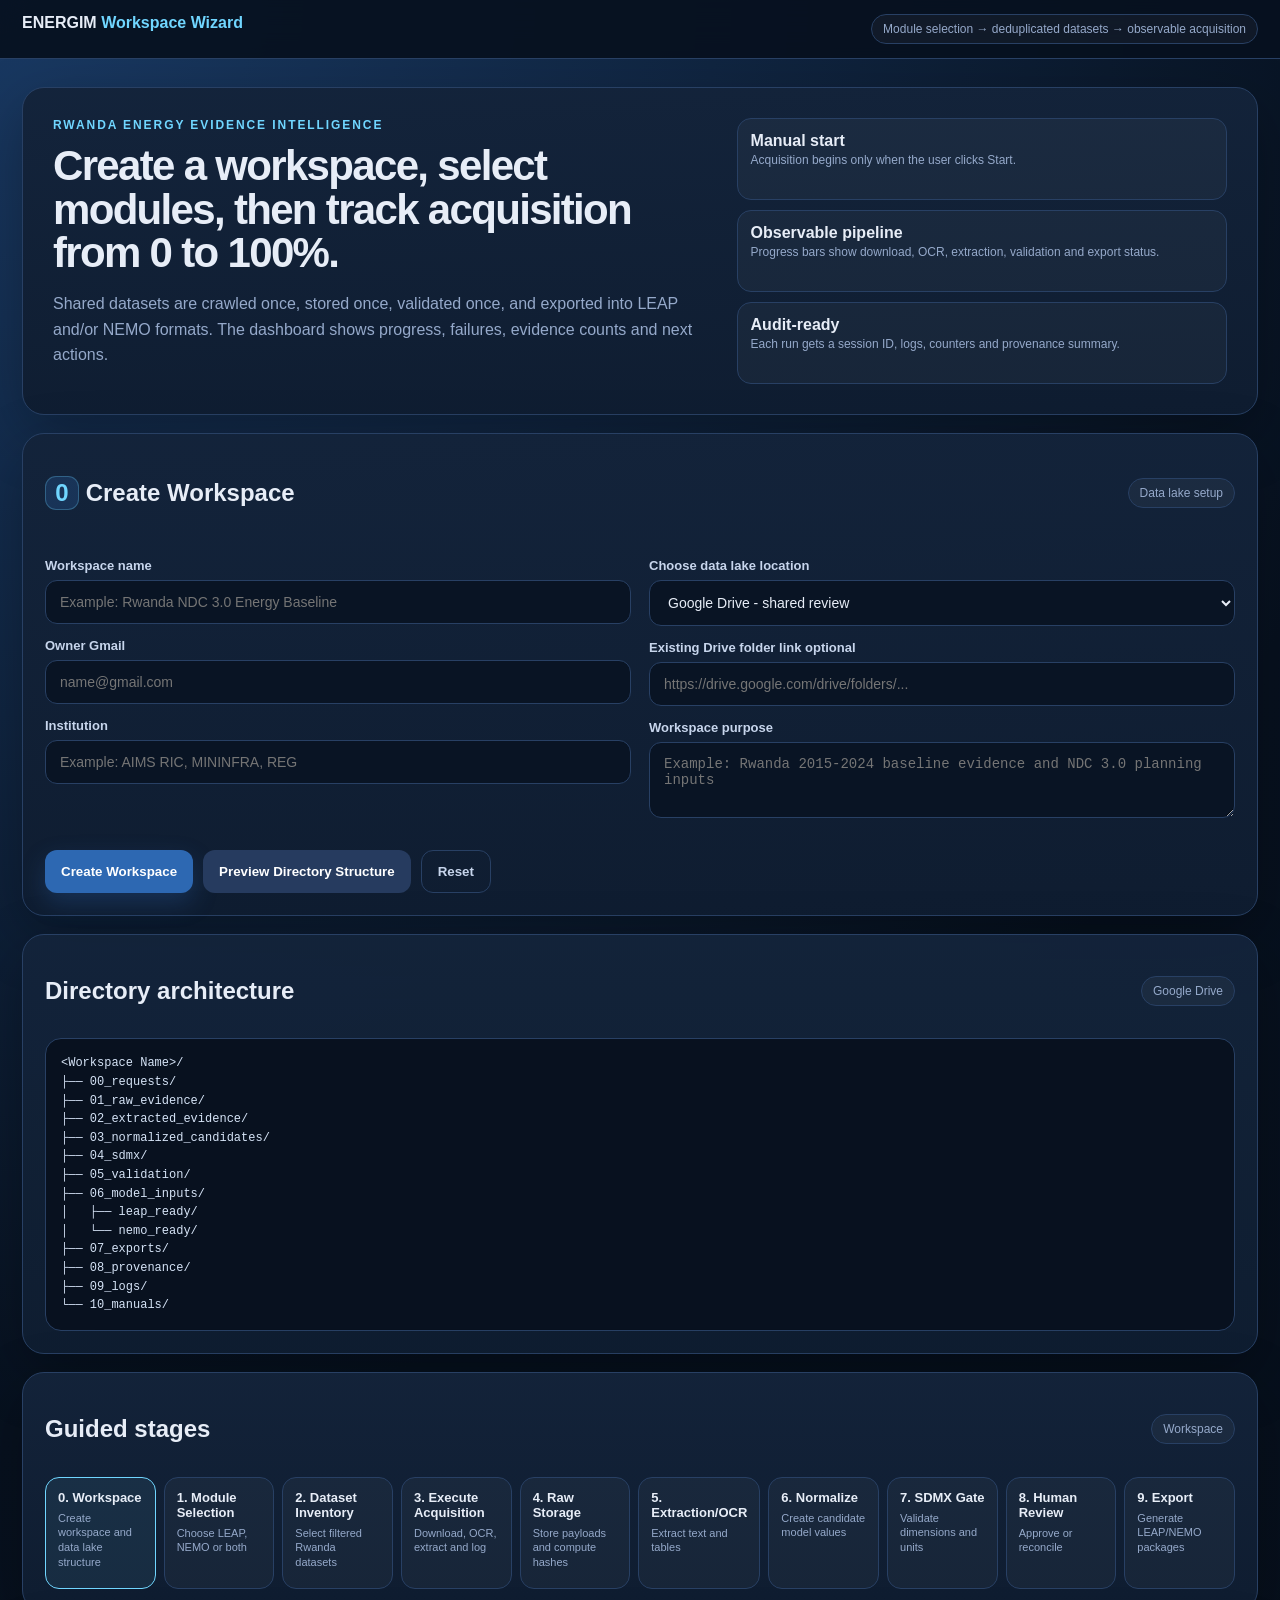
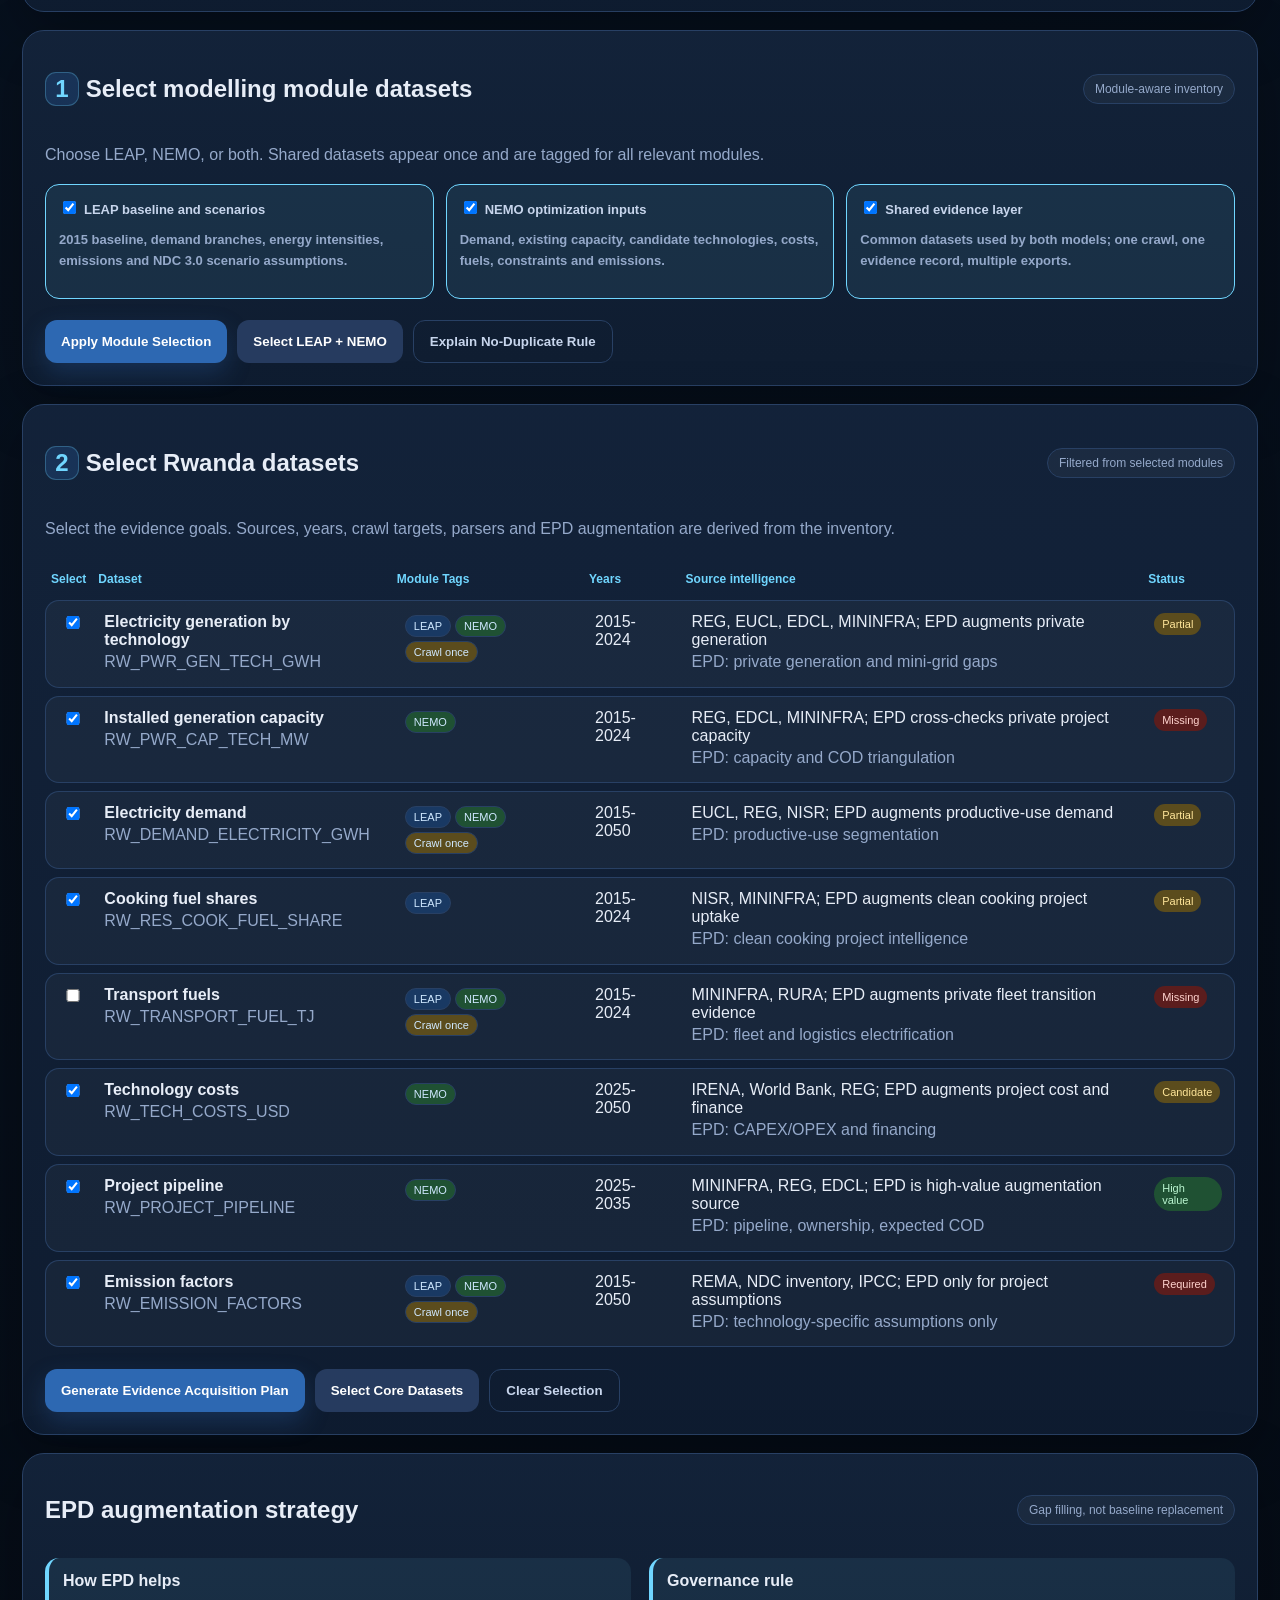
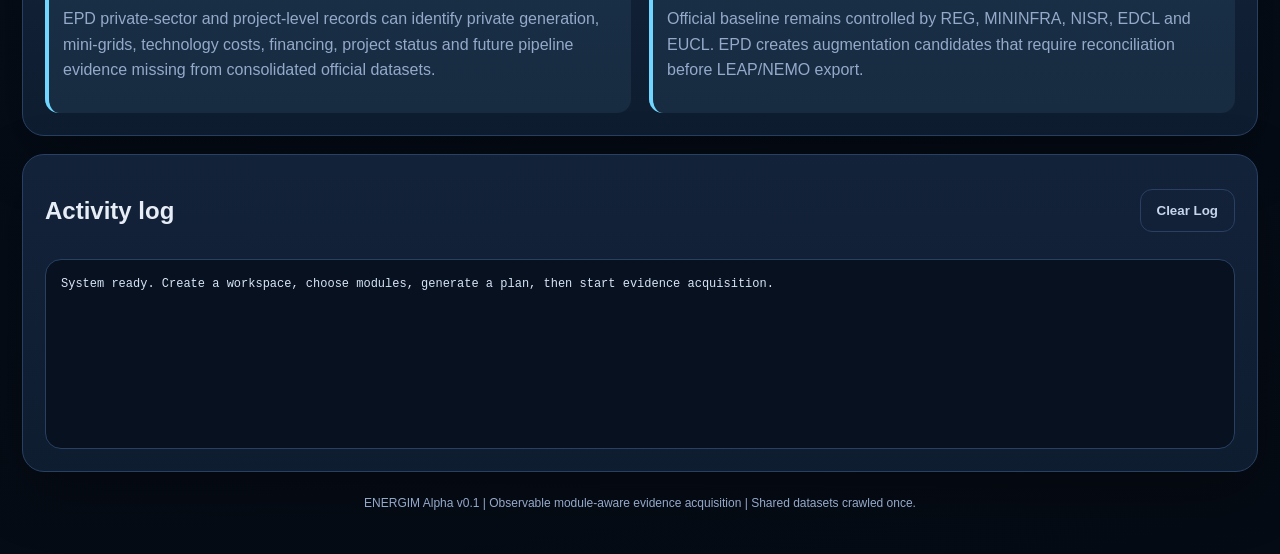
<file: alpha/control-center.html>
<!DOCTYPE html>
<html lang="en">
<head>
<meta charset="UTF-8"><meta name="viewport" content="width=device-width, initial-scale=1.0"><title>ENERGIM Workspace Wizard</title>
<style>
:root{--bg:#07111f;--panel:#102039;--line:#284064;--text:#e7edf7;--muted:#95a9ca;--blue:#2d68b2;--cyan:#70d6ff;--green:#43c47a;--yellow:#f7c948;--red:#ff8a7a}*{box-sizing:border-box}body{margin:0;background:radial-gradient(circle at top left,#193963 0,#07111f 36%,#050b14 100%);color:var(--text);font-family:Inter,Segoe UI,Arial,sans-serif}.top{position:sticky;top:0;z-index:4;background:rgba(7,17,31,.92);border-bottom:1px solid var(--line);backdrop-filter:blur(14px)}.topin{max-width:1280px;margin:auto;padding:14px 22px;display:flex;justify-content:space-between;gap:14px}.brand{font-weight:900}.brand span{color:var(--cyan)}.badge,.pill{display:inline-flex;border:1px solid var(--line);background:rgba(255,255,255,.04);border-radius:999px;padding:7px 11px;color:var(--muted);font-size:12px}.wrap{max-width:1280px;margin:auto;padding:28px 22px 44px}.hero,.card{background:linear-gradient(180deg,rgba(19,35,58,.97),rgba(15,29,49,.97));border:1px solid var(--line);border-radius:22px;box-shadow:0 20px 60px rgba(0,0,0,.28)}.hero{padding:30px;margin-bottom:18px;display:grid;grid-template-columns:1.15fr .85fr;gap:20px}.eyebrow{color:var(--cyan);font-size:12px;text-transform:uppercase;letter-spacing:.16em;font-weight:900}.hero h1{font-size:42px;line-height:1.04;margin:12px 0 14px;letter-spacing:-.04em}.hero p,.small{color:var(--muted);line-height:1.6}.quick{display:grid;gap:10px}.quick div,.metric,.job,.moduleCard{border:1px solid var(--line);background:rgba(255,255,255,.035);border-radius:14px;padding:13px}.quick b{display:block}.quick span{color:var(--muted);font-size:12px}.card{padding:22px;margin-bottom:18px}.title{display:flex;align-items:center;justify-content:space-between;gap:12px;margin-bottom:14px}.stepno{display:inline-grid;place-items:center;width:34px;height:34px;border-radius:11px;background:rgba(45,104,178,.25);border:1px solid rgba(112,214,255,.28);color:var(--cyan);font-weight:900}.grid{display:grid;grid-template-columns:1fr 1fr;gap:18px}.field{margin:14px 0}label{display:block;margin-bottom:7px;color:#c7d5ec;font-size:13px;font-weight:800}input,textarea,select{width:100%;padding:13px 14px;border-radius:12px;border:1px solid var(--line);background:#091424;color:var(--text);outline:none;font-size:14px}button{border:none;border-radius:12px;padding:13px 16px;background:var(--blue);color:white;cursor:pointer;font-weight:900;box-shadow:0 10px 24px rgba(45,104,178,.28)}button:hover{filter:brightness(1.08)}button.secondary{background:#263b5f;box-shadow:none}button.ghost{background:transparent;border:1px solid var(--line);box-shadow:none;color:#c7d5ec}button.danger{background:#7b2d2d}.actions{display:flex;gap:10px;flex-wrap:wrap;margin-top:14px}.notice{border:1px solid rgba(247,201,72,.45);background:rgba(247,201,72,.09);border-radius:16px;padding:14px;color:#ffe69a;font-size:13px;line-height:1.55}.success{border-color:rgba(67,196,122,.45);background:rgba(67,196,122,.09);color:#baf5d0}.moduleGrid{display:grid;grid-template-columns:repeat(3,1fr);gap:12px}.moduleCard{cursor:pointer}.moduleCard.active{border-color:var(--cyan);background:rgba(112,214,255,.09)}.moduleCard input{width:auto;margin-right:8px}.flow{display:grid;grid-template-columns:repeat(10,1fr);gap:8px}.stage{border:1px solid var(--line);background:rgba(255,255,255,.035);border-radius:14px;padding:12px;min-height:112px}.stage.active{border-color:var(--cyan);background:rgba(112,214,255,.08)}.stage.done{border-color:var(--green);background:rgba(67,196,122,.08)}.stage b{display:block;font-size:13px;margin-bottom:6px}.stage p{margin:0;color:var(--muted);font-size:11px;line-height:1.35}.datasetTable{width:100%;border-collapse:separate;border-spacing:0 8px}.datasetTable th{color:var(--cyan);font-size:12px;text-align:left;padding:6px}.datasetTable td{background:rgba(255,255,255,.035);border-top:1px solid var(--line);border-bottom:1px solid var(--line);padding:12px;vertical-align:top}.datasetTable td:first-child{border-left:1px solid var(--line);border-radius:14px 0 0 14px}.datasetTable td:last-child{border-right:1px solid var(--line);border-radius:0 14px 14px 0}.tag{display:inline-block;border:1px solid var(--line);border-radius:999px;padding:4px 8px;margin:2px;font-size:11px;color:#cfe8ff}.tag.leap{background:#193963}.tag.nemo{background:#1f5133}.tag.shared{background:#5b4c1d}.status{font-size:11px;border-radius:99px;padding:5px 8px;display:inline-block}.missing{background:#5b1d1d;color:#ffd3ce}.partial{background:#5b4c1d;color:#ffe69a}.good{background:#1f5133;color:#baf5d0}.epd{border-left:4px solid var(--cyan);background:rgba(112,214,255,.08);border-radius:14px;padding:14px}.log,.tree{white-space:pre-wrap;background:#08111f;border:1px solid var(--line);border-radius:16px;padding:15px;color:#d6e4f7;font-family:Consolas,Menlo,monospace;font-size:12px;line-height:1.55;overflow:auto}.log{min-height:190px}.tree{max-height:310px}.box{display:none}.visible{display:block}.execGrid{display:grid;grid-template-columns:1.5fr .8fr;gap:18px}.job{margin-bottom:12px}.jobHead{display:flex;justify-content:space-between;gap:12px;align-items:center}.bar{height:12px;background:#091424;border:1px solid var(--line);border-radius:99px;overflow:hidden;margin:10px 0}.bar span{display:block;height:100%;width:0;background:linear-gradient(90deg,var(--blue),var(--cyan));transition:width .35s}.stageDots{display:flex;flex-wrap:wrap;gap:6px;margin-top:8px}.dotStage{font-size:11px;border:1px solid var(--line);border-radius:99px;padding:4px 8px;color:var(--muted)}.dotStage.done{background:rgba(67,196,122,.14);color:#baf5d0;border-color:rgba(67,196,122,.45)}.dotStage.active{background:rgba(112,214,255,.13);color:#d7f4ff;border-color:rgba(112,214,255,.45)}.dotStage.fail{background:rgba(255,138,122,.14);color:#ffd3ce;border-color:rgba(255,138,122,.45)}.metrics{display:grid;grid-template-columns:repeat(2,1fr);gap:10px}.metric b{font-size:22px;display:block;color:#fff}.metric span{font-size:12px;color:var(--muted)}.footer{color:var(--muted);font-size:12px;text-align:center;margin-top:24px}@media(max-width:1000px){.hero,.grid,.flow,.moduleGrid,.execGrid{grid-template-columns:1fr}.hero h1{font-size:32px}.topin{align-items:flex-start;flex-direction:column}.actions button{width:100%}.datasetTable,.datasetTable tbody,.datasetTable tr,.datasetTable td,.datasetTable th{display:block}.datasetTable thead{display:none}.datasetTable td{border:1px solid var(--line);border-radius:12px!important;margin-bottom:6px}}
</style>
</head>
<body>
<header class="top"><div class="topin"><div class="brand">ENERGIM <span>Workspace Wizard</span></div><div class="badge">Module selection → deduplicated datasets → observable acquisition</div></div></header>
<main class="wrap">
<section class="hero"><div><div class="eyebrow">Rwanda energy evidence intelligence</div><h1>Create a workspace, select modules, then track acquisition from 0 to 100%.</h1><p>Shared datasets are crawled once, stored once, validated once, and exported into LEAP and/or NEMO formats. The dashboard shows progress, failures, evidence counts and next actions.</p></div><div class="quick"><div><b>Manual start</b><span>Acquisition begins only when the user clicks Start.</span></div><div><b>Observable pipeline</b><span>Progress bars show download, OCR, extraction, validation and export status.</span></div><div><b>Audit-ready</b><span>Each run gets a session ID, logs, counters and provenance summary.</span></div></div></section>
<section class="card"><div class="title"><h2><span class="stepno">0</span> Create Workspace</h2><span class="pill">Data lake setup</span></div><div class="grid"><div><div class="field"><label>Workspace name</label><input id="workspace" placeholder="Example: Rwanda NDC 3.0 Energy Baseline"></div><div class="field"><label>Owner Gmail</label><input id="email" placeholder="name@gmail.com"></div><div class="field"><label>Institution</label><input id="institution" placeholder="Example: AIMS RIC, MININFRA, REG"></div></div><div><div class="field"><label>Choose data lake location</label><select id="lake" onchange="previewLake()"><option value="drive">Google Drive - shared review</option><option value="local">Local Machine - technical processing</option><option value="both">Both Drive and Local - recommended</option></select></div><div class="field"><label>Existing Drive folder link <span class="hint">optional</span></label><input id="drive" placeholder="https://drive.google.com/drive/folders/..."></div><div class="field"><label>Workspace purpose</label><textarea id="desc" rows="3" placeholder="Example: Rwanda 2015-2024 baseline evidence and NDC 3.0 planning inputs"></textarea></div></div></div><div class="actions"><button onclick="createWorkspace()">Create Workspace</button><button class="secondary" onclick="previewLake()">Preview Directory Structure</button><button class="ghost" onclick="resetAll()">Reset</button></div><div id="workspaceReady" class="notice success box"></div></section>
<section class="card"><div class="title"><h2>Directory architecture</h2><span class="pill" id="lakeLabel">Google Drive</span></div><div id="tree" class="tree"></div></section>
<section class="card"><div class="title"><h2>Guided stages</h2><span class="pill" id="stageLabel">Workspace setup pending</span></div><div class="flow" id="flow"></div></section>
<section class="card"><div class="title"><h2><span class="stepno">1</span> Select modelling module datasets</h2><span class="pill">Module-aware inventory</span></div><p class="small">Choose LEAP, NEMO, or both. Shared datasets appear once and are tagged for all relevant modules.</p><div class="moduleGrid"><label class="moduleCard active" id="card-leap"><input type="checkbox" id="modLeap" checked onchange="toggleModule()"><b>LEAP baseline and scenarios</b><p class="small">2015 baseline, demand branches, energy intensities, emissions and NDC 3.0 scenario assumptions.</p></label><label class="moduleCard active" id="card-nemo"><input type="checkbox" id="modNemo" checked onchange="toggleModule()"><b>NEMO optimization inputs</b><p class="small">Demand, existing capacity, candidate technologies, costs, fuels, constraints and emissions.</p></label><label class="moduleCard active" id="card-shared"><input type="checkbox" id="modShared" checked onchange="toggleModule()"><b>Shared evidence layer</b><p class="small">Common datasets used by both models; one crawl, one evidence record, multiple exports.</p></label></div><div class="actions"><button onclick="applyModuleSelection()">Apply Module Selection</button><button class="secondary" onclick="selectBothModules()">Select LEAP + NEMO</button><button class="ghost" onclick="showDeduplicationLogic()">Explain No-Duplicate Rule</button></div><div id="moduleBox" class="notice success box"></div></section>
<section class="card" id="inventoryStage"><div class="title"><h2><span class="stepno">2</span> Select Rwanda datasets</h2><span class="pill">Filtered from selected modules</span></div><p class="small">Select the evidence goals. Sources, years, crawl targets, parsers and EPD augmentation are derived from the inventory.</p><table class="datasetTable"><thead><tr><th>Select</th><th>Dataset</th><th>Module Tags</th><th>Years</th><th>Source intelligence</th><th>Status</th></tr></thead><tbody id="datasetRows"></tbody></table><div class="actions"><button onclick="generatePlan()">Generate Evidence Acquisition Plan</button><button class="secondary" onclick="selectCore()">Select Core Datasets</button><button class="ghost" onclick="clearSelections()">Clear Selection</button></div><div id="planBox" class="notice success box"></div></section>
<section class="card box" id="executionCenter"><div class="title"><h2><span class="stepno">3</span> Evidence Acquisition Execution Center</h2><span class="pill" id="sessionPill">No session yet</span></div><p class="small">This dashboard shows run visibility: per-dataset progress, stages, counters, failures and retry controls. In GitHub Pages it simulates the status object that the Windows workstation and Apps Script backend should write during real runs.</p><div class="actions"><button onclick="startAcquisition()">Start Evidence Acquisition</button><button class="secondary" onclick="pauseAcquisition()">Pause</button><button class="secondary" onclick="resumeAcquisition()">Resume</button><button class="danger" onclick="retryFailedJobs()">Retry Failed Jobs</button></div><div class="execGrid"><div><h3>Dataset jobs</h3><div id="jobs"></div></div><div><h3>Output counters</h3><div class="metrics"><div class="metric"><b id="mPdf">0</b><span>PDFs stored</span></div><div class="metric"><b id="mHtml">0</b><span>HTML pages</span></div><div class="metric"><b id="mOcr">0</b><span>OCR docs</span></div><div class="metric"><b id="mTables">0</b><span>Tables extracted</span></div><div class="metric"><b id="mNorm">0</b><span>Normalized candidates</span></div><div class="metric"><b id="mValid">0</b><span>SDMX candidates</span></div></div><div class="notice" style="margin-top:14px">Real crawler output should populate raw evidence, extracted text/tables, normalized candidates, SDMX reports and run provenance. Unvalidated exports remain blocked.</div></div></div></section>
<section class="card"><div class="title"><h2>EPD augmentation strategy</h2><span class="pill">Gap filling, not baseline replacement</span></div><div class="grid"><div class="epd"><b>How EPD helps</b><p class="small">EPD private-sector and project-level records can identify private generation, mini-grids, technology costs, financing, project status and future pipeline evidence missing from consolidated official datasets.</p></div><div class="epd"><b>Governance rule</b><p class="small">Official baseline remains controlled by REG, MININFRA, NISR, EDCL and EUCL. EPD creates augmentation candidates that require reconciliation before LEAP/NEMO export.</p></div></div></section>
<section class="card"><div class="title"><h2>Activity log</h2><button class="ghost" onclick="clearLog()">Clear Log</button></div><div id="log" class="log">System ready. Create a workspace, choose modules, generate a plan, then start evidence acquisition.</div></section>
<div class="footer">ENERGIM Alpha v0.1 | Observable module-aware evidence acquisition | Shared datasets crawled once.</div>
</main>
<script>
const stages=[['Workspace','Create workspace and data lake structure'],['Module Selection','Choose LEAP, NEMO or both'],['Dataset Inventory','Select filtered Rwanda datasets'],['Execute Acquisition','Download, OCR, extract and log'],['Raw Storage','Store payloads and compute hashes'],['Extraction/OCR','Extract text and tables'],['Normalize','Create candidate model values'],['SDMX Gate','Validate dimensions and units'],['Human Review','Approve or reconcile'],['Export','Generate LEAP/NEMO packages']];let current=0,workspace=null,activeModules=['LEAP','NEMO','SHARED'],jobs=[],timer=null,paused=false,sessionId='';const pipeline=['Download','OCR','Tables','Normalize','SDMX','Export'];
const datasets=[{id:'RW_PWR_GEN_TECH_GWH',name:'Electricity generation by technology',modules:['LEAP','NEMO'],years:'2015-2024',sources:'REG, EUCL, EDCL, MININFRA; EPD augments private generation',status:'Partial',cls:'partial',core:true,epd:'private generation and mini-grid gaps'},{id:'RW_PWR_CAP_TECH_MW',name:'Installed generation capacity',modules:['NEMO'],years:'2015-2024',sources:'REG, EDCL, MININFRA; EPD cross-checks private project capacity',status:'Missing',cls:'missing',core:true,epd:'capacity and COD triangulation'},{id:'RW_DEMAND_ELECTRICITY_GWH',name:'Electricity demand',modules:['LEAP','NEMO'],years:'2015-2050',sources:'EUCL, REG, NISR; EPD augments productive-use demand',status:'Partial',cls:'partial',core:true,epd:'productive-use segmentation'},{id:'RW_RES_COOK_FUEL_SHARE',name:'Cooking fuel shares',modules:['LEAP'],years:'2015-2024',sources:'NISR, MININFRA; EPD augments clean cooking project uptake',status:'Partial',cls:'partial',core:true,epd:'clean cooking project intelligence'},{id:'RW_TRANSPORT_FUEL_TJ',name:'Transport fuels',modules:['LEAP','NEMO'],years:'2015-2024',sources:'MININFRA, RURA; EPD augments private fleet transition evidence',status:'Missing',cls:'missing',core:false,epd:'fleet and logistics electrification'},{id:'RW_TECH_COSTS_USD',name:'Technology costs',modules:['NEMO'],years:'2025-2050',sources:'IRENA, World Bank, REG; EPD augments project cost and finance',status:'Candidate',cls:'partial',core:true,epd:'CAPEX/OPEX and financing'},{id:'RW_PROJECT_PIPELINE',name:'Project pipeline',modules:['NEMO'],years:'2025-2035',sources:'MININFRA, REG, EDCL; EPD is high-value augmentation source',status:'High value',cls:'good',core:true,epd:'pipeline, ownership, expected COD'},{id:'RW_EMISSION_FACTORS',name:'Emission factors',modules:['LEAP','NEMO'],years:'2015-2050',sources:'REMA, NDC inventory, IPCC; EPD only for project assumptions',status:'Required',cls:'missing',core:true,epd:'technology-specific assumptions only'}];
const driveTree='<Workspace Name>/\n├── 00_requests/\n├── 01_raw_evidence/\n├── 02_extracted_evidence/\n├── 03_normalized_candidates/\n├── 04_sdmx/\n├── 05_validation/\n├── 06_model_inputs/\n│   ├── leap_ready/\n│   └── nemo_ready/\n├── 07_exports/\n├── 08_provenance/\n├── 09_logs/\n└── 10_manuals/';const localTree='<Workspace Name>/\n├── run_energim_alpha.bat\n├── README_FIRST.txt\n├── config/\n├── data/master/evidence/\n├── data/master/sdmx/\n├── data/master/normalized/\n├── data/master/model_inputs/\n├── data/master/validation/\n├── data/master/provenance/\n└── logs/';
function val(id){return document.getElementById(id).value.trim()}function now(){return new Date().toISOString().replace(/[:.]/g,'-')}function ts(){return new Date().toLocaleTimeString()}function log(m){const el=document.getElementById('log');el.textContent+='\n\n['+ts()+'] '+m;el.scrollTop=999999}function previewLake(){const lake=val('lake');document.getElementById('lakeLabel').textContent=lake==='drive'?'Google Drive':lake==='local'?'Local Machine':'Drive + Local Machine';document.getElementById('tree').textContent=lake==='drive'?driveTree:lake==='local'?localTree:driveTree+'\n\nLOCAL MIRROR\n'+localTree}
function moduleTags(mods){return mods.map(m=>`<span class="tag ${m.toLowerCase()}">${m}</span>`).join('')+(mods.length>1?'<span class="tag shared">Crawl once</span>':'')}function filteredDatasets(){return datasets.filter(d=>d.modules.some(m=>activeModules.includes(m)))}function drawRows(){document.getElementById('datasetRows').innerHTML=filteredDatasets().map(d=>`<tr><td><input type="checkbox" class="ds" data-id="${d.id}" ${d.core?'checked':''}></td><td><b>${d.name}</b><div class="small">${d.id}</div></td><td>${moduleTags(d.modules)}</td><td>${d.years}</td><td>${d.sources}<div class="small">EPD: ${d.epd}</div></td><td><span class="status ${d.cls}">${d.status}</span></td></tr>`).join('')}function drawFlow(){document.getElementById('flow').innerHTML=stages.map((s,i)=>`<div class="stage ${i<current?'done':i===current?'active':''}"><b>${i}. ${s[0]}</b><p>${s[1]}</p></div>`).join('');document.getElementById('stageLabel').textContent=stages[current][0]}
function createWorkspace(){if(!val('workspace')){alert('Please name the workspace.');return}if(!val('email')||!val('email').includes('@')){alert('Please enter a valid owner Gmail.');return}workspace={workspace_id:'WS_'+now(),name:val('workspace'),owner_email:val('email'),institution:val('institution'),data_lake:val('lake'),drive_folder:val('drive'),description:val('desc'),created_at:new Date().toISOString(),stage:1};localStorage.setItem('energim_workspace',JSON.stringify(workspace));document.getElementById('workspaceReady').classList.add('visible');document.getElementById('workspaceReady').innerHTML='<b>Workspace created:</b> '+workspace.name+'<br>Next: choose LEAP/NEMO modules.';current=1;drawFlow();previewLake();log('Workspace created: '+workspace.workspace_id)}
function toggleModule(){document.getElementById('card-leap').classList.toggle('active',document.getElementById('modLeap').checked);document.getElementById('card-nemo').classList.toggle('active',document.getElementById('modNemo').checked);document.getElementById('card-shared').classList.toggle('active',document.getElementById('modShared').checked)}function applyModuleSelection(){activeModules=[];if(document.getElementById('modLeap').checked)activeModules.push('LEAP');if(document.getElementById('modNemo').checked)activeModules.push('NEMO');if(document.getElementById('modShared').checked)activeModules.push('LEAP','NEMO');activeModules=[...new Set(activeModules)];if(!activeModules.length){alert('Select at least one module.');return}drawRows();current=2;drawFlow();document.getElementById('moduleBox').classList.add('visible');document.getElementById('moduleBox').innerHTML='<b>Module selection applied.</b><br>'+activeModules.join(' + ')+' datasets are shown below. Shared datasets appear once.';log('Module selection applied: '+activeModules.join(', '))}function selectBothModules(){document.getElementById('modLeap').checked=true;document.getElementById('modNemo').checked=true;document.getElementById('modShared').checked=true;toggleModule();applyModuleSelection()}function showDeduplicationLogic(){log('No-duplicate rule: dataset_id is unique; shared LEAP/NEMO datasets are crawled once, hashed once, validated once, and exported to each selected model.')}function selectedDatasets(){const ids=[...document.querySelectorAll('.ds')].filter(x=>x.checked).map(x=>x.dataset.id);return datasets.filter(d=>ids.includes(d.id))}
function generatePlan(){if(!workspace){alert('Create a workspace first.');return}const sel=selectedDatasets();if(!sel.length){alert('Select at least one dataset.');return}const uniqueIds=[...new Set(sel.map(d=>d.id))];const shared=sel.filter(d=>d.modules.length>1).map(d=>d.id);const epd=sel.filter(d=>d.sources.includes('EPD')).map(d=>d.name);const manifest={workspace_id:workspace.workspace_id,workspace_name:workspace.name,selected_modules:activeModules,unique_dataset_count:uniqueIds.length,selected_dataset_ids:uniqueIds,shared_module_datasets:shared,deduplication_rule:'crawl_each_dataset_id_once_reuse_for_all_selected_modules',epd_augmentation_datasets:epd,status:'acquisition_plan_generated'};localStorage.setItem('energim_acquisition_plan',JSON.stringify(manifest));document.getElementById('planBox').classList.add('visible');document.getElementById('planBox').innerHTML='<b>Evidence acquisition plan generated.</b><br>'+uniqueIds.length+' unique datasets selected; '+shared.length+' shared LEAP/NEMO datasets will be crawled once; '+epd.length+' EPD augmentation opportunities found.<br><br><b>Next:</b> scroll to the Execution Center and click Start Evidence Acquisition.';document.getElementById('executionCenter').classList.add('visible');jobs=sel.map((d,i)=>({id:d.id,name:d.name,modules:d.modules,progress:0,stage:0,status:'planned',files:0,tables:0,ocr:0,failed:false,lag:i*4}));drawJobs();current=3;drawFlow();log('Evidence acquisition plan generated. Execution Center is ready.')}function selectCore(){document.querySelectorAll('.ds').forEach(x=>{const d=datasets.find(z=>z.id===x.dataset.id);x.checked=d&&d.core});log('Core datasets selected.')}function clearSelections(){document.querySelectorAll('.ds').forEach(x=>x.checked=false);log('Dataset selection cleared.')}
function drawJobs(){document.getElementById('jobs').innerHTML=jobs.map(j=>`<div class="job"><div class="jobHead"><div><b>${j.name}</b><div class="small">${j.id} · ${j.modules.join(' + ')} · ${j.status}</div></div><span class="pill">${Math.round(j.progress)}%</span></div><div class="bar"><span style="width:${j.progress}%"></span></div><div class="stageDots">${pipeline.map((p,i)=>`<span class="dotStage ${j.failed&&i===j.stage?'fail':i<j.stage?'done':i===j.stage&&j.progress<100?'active':''}">${p}</span>`).join('')}</div></div>`).join('');updateMetrics()}function updateMetrics(){let pdf=0,html=0,ocr=0,tables=0,norm=0,valid=0;jobs.forEach(j=>{pdf+=Math.floor(j.progress/25);html+=Math.floor(j.progress/35);ocr+=j.stage>1?j.ocr:0;tables+=j.tables;norm+=j.stage>3?Math.floor(j.progress*8):0;valid+=j.stage>4?Math.floor(j.progress*6):0});mPdf.textContent=pdf;mHtml.textContent=html;mOcr.textContent=ocr;mTables.textContent=tables;mNorm.textContent=norm;mValid.textContent=valid}
function startAcquisition(){if(!jobs.length){alert('Generate an evidence acquisition plan first.');return}sessionId='RUN_'+now();document.getElementById('sessionPill').textContent=sessionId;paused=false;current=3;drawFlow();log('Evidence acquisition started. Session: '+sessionId+'\nReal workstation should now write run logs, hashes and provenance records.');clearInterval(timer);timer=setInterval(tick,700)}function tick(){if(paused)return;let allDone=true;jobs.forEach(j=>{if(j.failed)return;if(j.lag>0){j.lag--;allDone=false;return}if(j.progress<100){allDone=false;j.progress=Math.min(100,j.progress+Math.random()*9+3);j.stage=Math.min(5,Math.floor(j.progress/17));j.status=j.progress>=100?'completed':pipeline[j.stage].toLowerCase();j.files=Math.floor(j.progress/18);j.tables=Math.floor(j.progress/13);j.ocr=Math.floor(j.progress/28);if(Math.random()<0.006&&j.progress>25&&j.progress<85){j.failed=true;j.status='failed - retry needed';log('Warning: '+j.name+' source timed out. Retry is available.')}}});drawJobs();if(allDone){clearInterval(timer);current=4;drawFlow();log('Evidence acquisition completed for all available jobs. Next: Raw Storage and validation reports.')}}function pauseAcquisition(){paused=true;log('Acquisition paused by user.')}function resumeAcquisition(){paused=false;log('Acquisition resumed.')}function retryFailedJobs(){jobs.filter(j=>j.failed).forEach(j=>{j.failed=false;j.status='retrying';j.progress=Math.max(10,j.progress-15)});drawJobs();log('Failed jobs queued for retry.')}function completeStage(){log('Stage '+current+' complete: '+stages[current][0]+'.')}function nextStage(){if(current<stages.length-1){current++;drawFlow();log('Moved to Stage '+current+' — '+stages[current][0]+'.')}}function showStageInfo(){log('Current stage: '+current+' — '+stages[current][0]+'.')}function resetAll(){localStorage.removeItem('energim_workspace');localStorage.removeItem('energim_acquisition_plan');workspace=null;current=0;jobs=[];clearInterval(timer);timer=null;drawFlow();drawJobs();document.getElementById('workspaceReady').classList.remove('visible');document.getElementById('planBox').classList.remove('visible');document.getElementById('moduleBox').classList.remove('visible');document.getElementById('executionCenter').classList.remove('visible');log('Workspace wizard reset.')}function clearLog(){document.getElementById('log').textContent='Log cleared.'}
previewLake();toggleModule();drawRows();drawFlow();
</script>
</body>
</html>
</file>
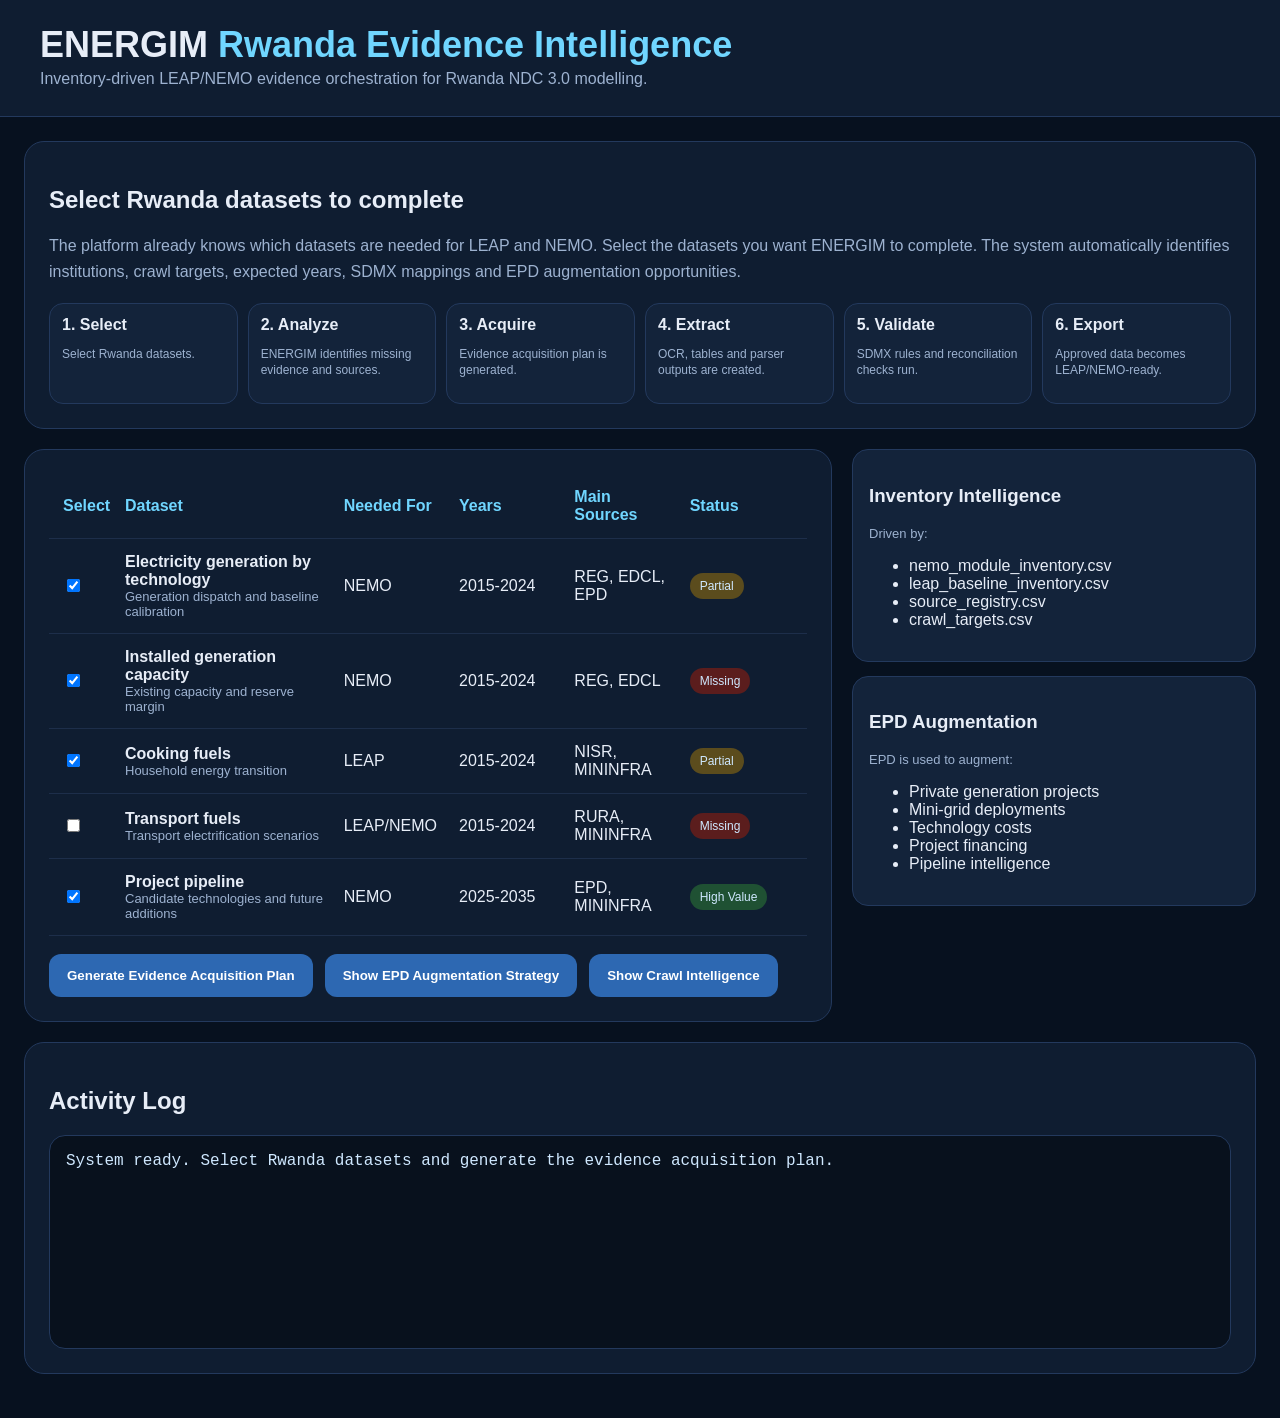
<file: alpha/inventory-intelligence.html>
<!DOCTYPE html>
<html lang="en">
<head>
<meta charset="UTF-8">
<meta name="viewport" content="width=device-width, initial-scale=1.0">
<title>ENERGIM Rwanda Evidence Intelligence</title>
<style>
body{margin:0;font-family:Inter,Arial,sans-serif;background:#07111f;color:#e7edf7}header{padding:24px 40px;border-bottom:1px solid #23395d;background:#0f1d31;position:sticky;top:0}h1{margin:0;font-size:36px}h1 span{color:#70d6ff}.wrap{max-width:1400px;margin:auto;padding:24px}.hero,.card{background:#0f1d31;border:1px solid #23395d;border-radius:20px;padding:24px;margin-bottom:20px}.hero p,.muted{color:#9db2d0;line-height:1.6}.grid{display:grid;grid-template-columns:2fr 1fr;gap:20px}.dataset{display:grid;grid-template-columns:50px 2fr 1fr 1fr 1fr 1fr;gap:12px;padding:14px;border-bottom:1px solid #1d2e4a;align-items:center}.dataset:hover{background:#12233b}.head{font-weight:800;color:#70d6ff}.pill{display:inline-block;padding:6px 10px;border-radius:999px;background:#193963;color:#cfe8ff;font-size:12px}.missing{background:#5b1d1d}.partial{background:#5b4c1d}.good{background:#1f5133}.actions{display:flex;gap:12px;flex-wrap:wrap;margin-top:18px}button{background:#2d68b2;color:white;border:none;padding:14px 18px;border-radius:12px;font-weight:700;cursor:pointer}button:hover{filter:brightness(1.08)}.log{white-space:pre-wrap;background:#08111d;border:1px solid #23395d;border-radius:16px;padding:16px;min-height:180px;font-family:Consolas,monospace;color:#cfe8ff}.flow{display:grid;grid-template-columns:repeat(6,1fr);gap:10px;margin-top:18px}.step{background:#13233a;border:1px solid #23395d;border-radius:14px;padding:12px}.step b{display:block;margin-bottom:8px}.step p{font-size:12px;color:#9db2d0;line-height:1.4}.epd{background:#13233a;border-left:4px solid #70d6ff;padding:16px;border-radius:14px;margin-top:12px}.small{font-size:13px;color:#9db2d0}.rightbox{background:#13233a;border:1px solid #23395d;border-radius:16px;padding:16px;margin-bottom:14px}@media(max-width:1000px){.grid,.flow,.dataset{grid-template-columns:1fr}.dataset{padding:18px 0}}
</style>
</head>
<body>
<header><h1>ENERGIM <span>Rwanda Evidence Intelligence</span></h1><div class="muted">Inventory-driven LEAP/NEMO evidence orchestration for Rwanda NDC 3.0 modelling.</div></header>
<div class="wrap">
<div class="hero">
<h2>Select Rwanda datasets to complete</h2>
<p>The platform already knows which datasets are needed for LEAP and NEMO. Select the datasets you want ENERGIM to complete. The system automatically identifies institutions, crawl targets, expected years, SDMX mappings and EPD augmentation opportunities.</p>
<div class="flow">
<div class="step"><b>1. Select</b><p>Select Rwanda datasets.</p></div>
<div class="step"><b>2. Analyze</b><p>ENERGIM identifies missing evidence and sources.</p></div>
<div class="step"><b>3. Acquire</b><p>Evidence acquisition plan is generated.</p></div>
<div class="step"><b>4. Extract</b><p>OCR, tables and parser outputs are created.</p></div>
<div class="step"><b>5. Validate</b><p>SDMX rules and reconciliation checks run.</p></div>
<div class="step"><b>6. Export</b><p>Approved data becomes LEAP/NEMO-ready.</p></div>
</div>
</div>
<div class="grid">
<div class="card">
<div class="dataset head"><div>Select</div><div>Dataset</div><div>Needed For</div><div>Years</div><div>Main Sources</div><div>Status</div></div>
<div class="dataset"><div><input type="checkbox" checked></div><div><b>Electricity generation by technology</b><div class="small">Generation dispatch and baseline calibration</div></div><div>NEMO</div><div>2015-2024</div><div>REG, EDCL, EPD</div><div><span class="pill partial">Partial</span></div></div>
<div class="dataset"><div><input type="checkbox" checked></div><div><b>Installed generation capacity</b><div class="small">Existing capacity and reserve margin</div></div><div>NEMO</div><div>2015-2024</div><div>REG, EDCL</div><div><span class="pill missing">Missing</span></div></div>
<div class="dataset"><div><input type="checkbox" checked></div><div><b>Cooking fuels</b><div class="small">Household energy transition</div></div><div>LEAP</div><div>2015-2024</div><div>NISR, MININFRA</div><div><span class="pill partial">Partial</span></div></div>
<div class="dataset"><div><input type="checkbox"></div><div><b>Transport fuels</b><div class="small">Transport electrification scenarios</div></div><div>LEAP/NEMO</div><div>2015-2024</div><div>RURA, MININFRA</div><div><span class="pill missing">Missing</span></div></div>
<div class="dataset"><div><input type="checkbox" checked></div><div><b>Project pipeline</b><div class="small">Candidate technologies and future additions</div></div><div>NEMO</div><div>2025-2035</div><div>EPD, MININFRA</div><div><span class="pill good">High Value</span></div></div>
<div class="actions">
<button onclick="generateManifest()">Generate Evidence Acquisition Plan</button>
<button onclick="showEPD()">Show EPD Augmentation Strategy</button>
<button onclick="showCrawler()">Show Crawl Intelligence</button>
</div>
</div>
<div>
<div class="rightbox">
<h3>Inventory Intelligence</h3>
<div class="small">Driven by:</div>
<ul>
<li>nemo_module_inventory.csv</li>
<li>leap_baseline_inventory.csv</li>
<li>source_registry.csv</li>
<li>crawl_targets.csv</li>
</ul>
</div>
<div class="rightbox">
<h3>EPD Augmentation</h3>
<div class="small">EPD is used to augment:</div>
<ul>
<li>Private generation projects</li>
<li>Mini-grid deployments</li>
<li>Technology costs</li>
<li>Project financing</li>
<li>Pipeline intelligence</li>
</ul>
</div>
</div>
</div>
<div class="card">
<h2>Activity Log</h2>
<div id="log" class="log">System ready. Select Rwanda datasets and generate the evidence acquisition plan.</div>
</div>
</div>
<script>
function log(msg){document.getElementById('log').textContent+='\n\n'+msg}
function generateManifest(){log('ENERGIM inventory intelligence generated a Rwanda evidence acquisition plan.\n\nIdentified datasets:\n- Electricity generation\n- Installed capacity\n- Cooking fuels\n- Project pipeline\n\nIdentified sources:\n- REG\n- MININFRA\n- NISR\n- EPD\n\nIdentified EPD augmentation opportunities:\n- Private solar projects\n- Mini-grid deployments\n- Candidate technology costs\n- Project financing metadata\n\nNext step: build crawl manifests and begin controlled evidence acquisition.')}
function showEPD(){log('EPD augmentation strategy:\n\n1. Preserve official baseline statistics from REG/MININFRA/NISR.\n2. Use EPD to identify missing private-sector projects.\n3. Use EPD to triangulate project pipeline and financing.\n4. Flag conflicts between official and augmentation sources.\n5. Require reviewer reconciliation before export.')}
function showCrawler(){log('Inventory-driven crawling:\n\nThe crawler does not crawl blindly.\n\nIt already knows:\n- required Rwanda datasets\n- expected years\n- target ministries\n- expected file formats\n- parser mappings\n- SDMX dimensions\n- LEAP/NEMO targets\n\nThe system builds crawl manifests automatically from the inventory CSVs.')}
</script>
</body>
</html>
</file>
